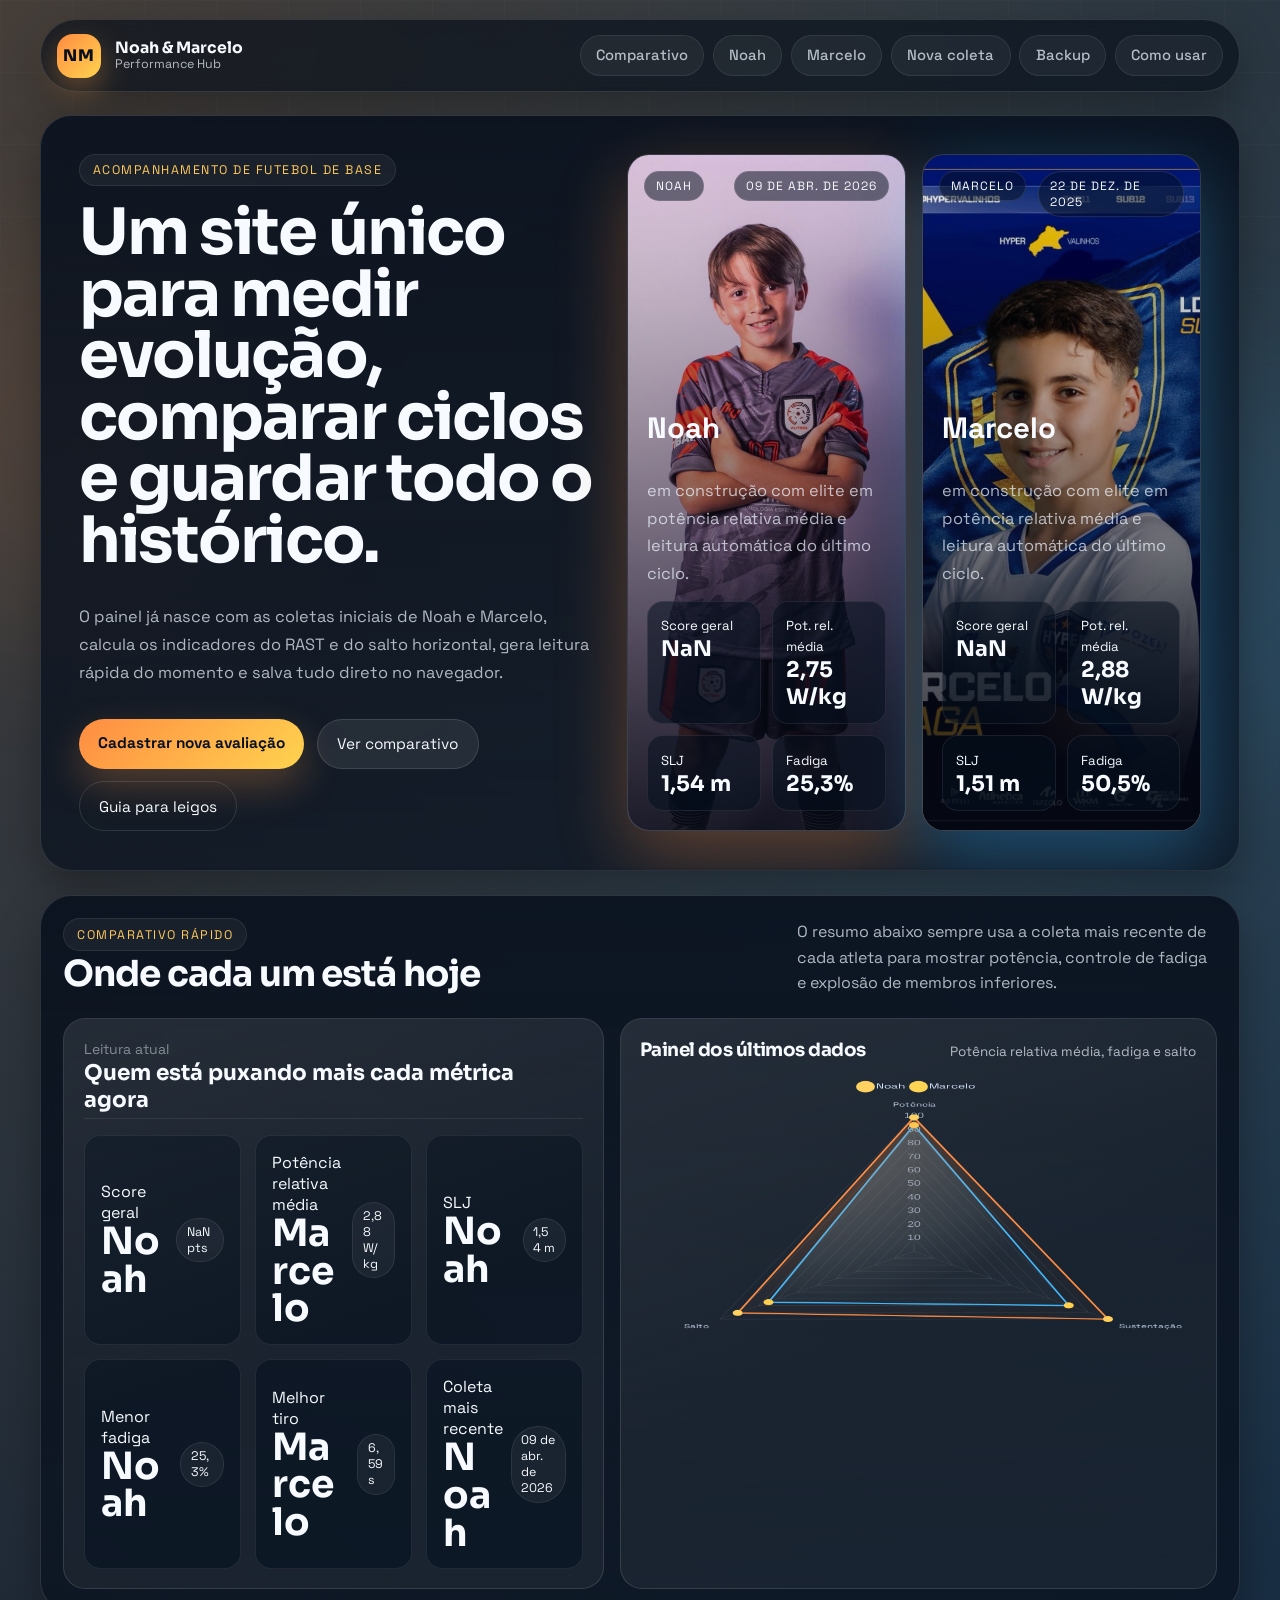
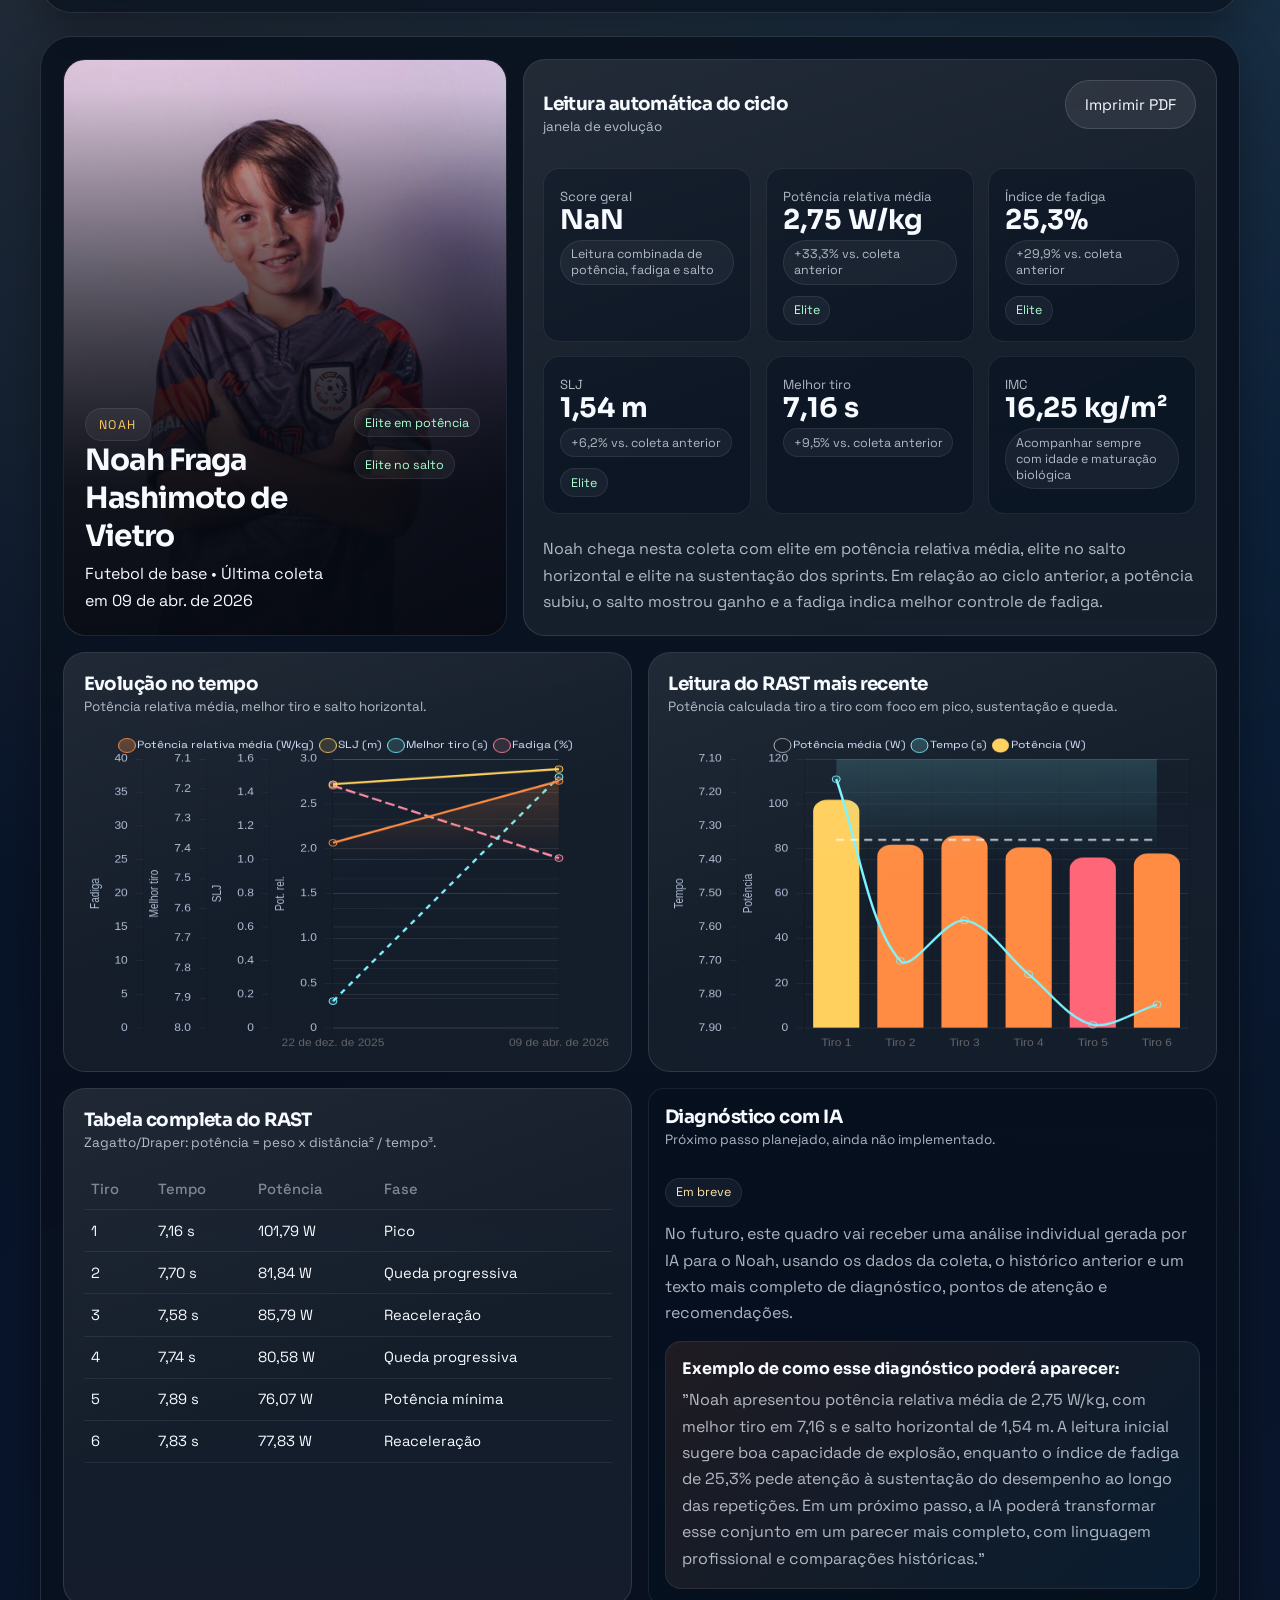
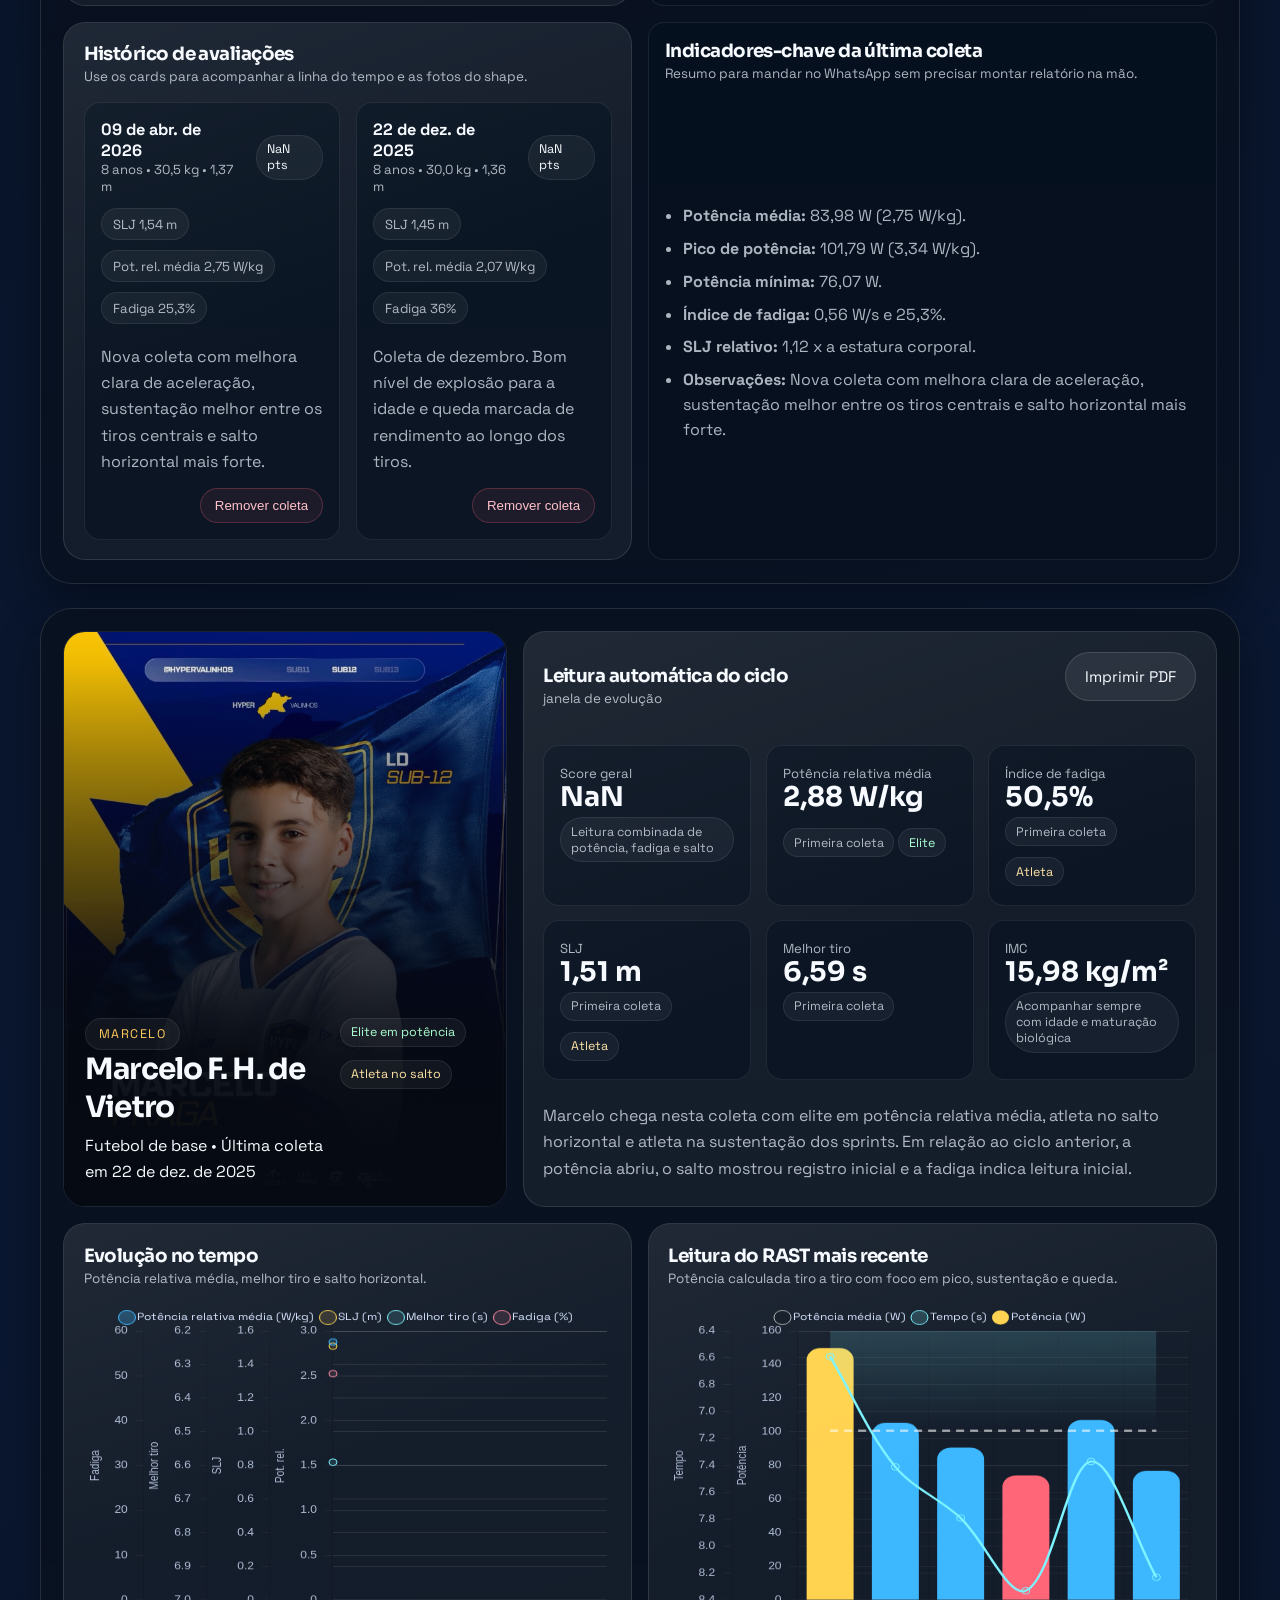
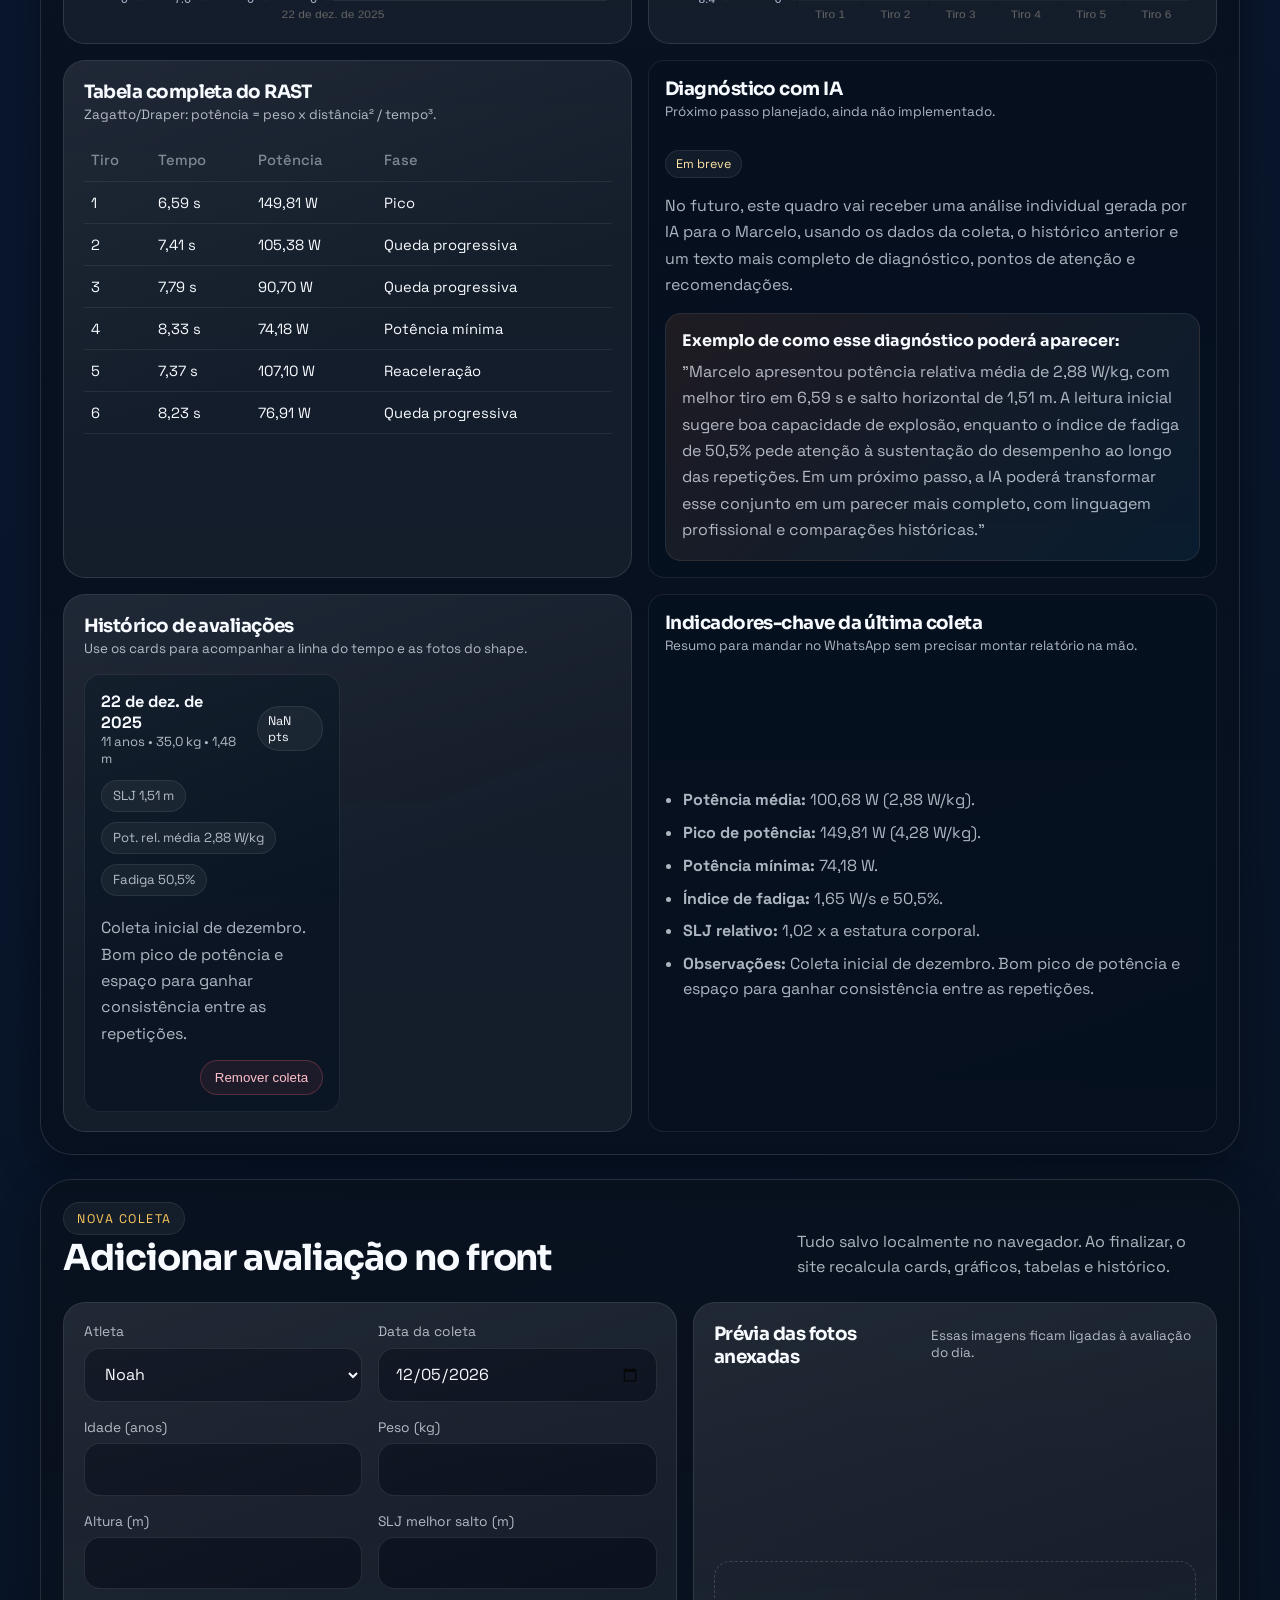
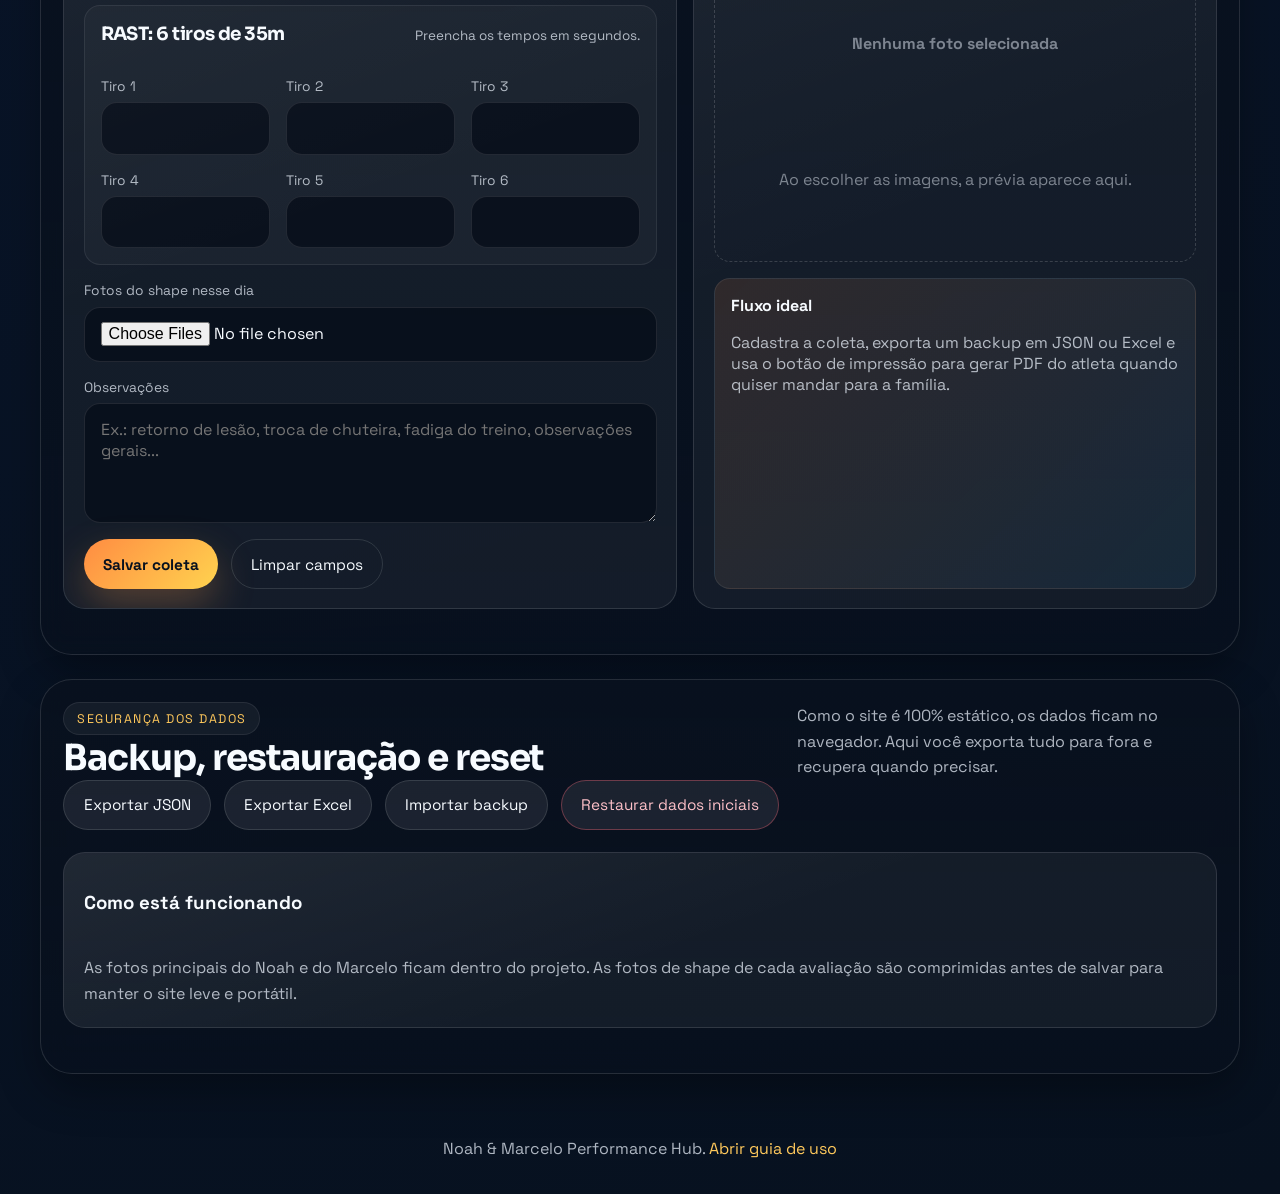
<file: index.html>
<!DOCTYPE html>
<html lang="pt-BR">
  <head>
    <meta charset="UTF-8" />
    <meta name="viewport" content="width=device-width, initial-scale=1.0" />
    <title>Noah & Marcelo Performance Hub</title>
    <meta
      name="description"
      content="Dashboard estático para acompanhar a evolução esportiva de Noah e Marcelo com gráficos, histórico e backup local."
    />
    <link rel="preconnect" href="https://fonts.googleapis.com" />
    <link rel="preconnect" href="https://fonts.gstatic.com" crossorigin />
    <link
      href="https://fonts.googleapis.com/css2?family=Space+Grotesk:wght@400;500;700&family=Sora:wght@400;600;700;800&display=swap"
      rel="stylesheet"
    />
    <link rel="stylesheet" href="./styles.css" />
  </head>
  <body>
    <div class="page-glow page-glow-left"></div>
    <div class="page-glow page-glow-right"></div>

    <header class="topbar">
      <a class="brand" href="#top">
        <span class="brand-mark">NM</span>
        <span class="brand-copy">
          <strong>Noah & Marcelo</strong>
          <small>Performance Hub</small>
        </span>
      </a>

      <nav class="topnav">
        <a href="#compare">Comparativo</a>
        <a href="#athlete-noah">Noah</a>
        <a href="#athlete-marcelo">Marcelo</a>
        <a href="#registrar">Nova coleta</a>
        <a href="#backup">Backup</a>
        <a href="./guia.html">Como usar</a>
      </nav>
    </header>

    <main>
      <section class="hero panel" id="top">
        <div class="hero-copy reveal">
          <span class="eyebrow">Acompanhamento de futebol de base</span>
          <h1>Um site único para medir evolução, comparar ciclos e guardar todo o histórico.</h1>
          <p>
            O painel já nasce com as coletas iniciais de Noah e Marcelo, calcula os indicadores do
            RAST e do salto horizontal, gera leitura rápida do momento e salva tudo direto no
            navegador.
          </p>

          <div class="hero-actions">
            <a class="button button-primary" href="#registrar">Cadastrar nova avaliação</a>
            <a class="button button-secondary" href="#compare">Ver comparativo</a>
            <a class="button button-ghost" href="./guia.html">Guia para leigos</a>
          </div>
        </div>

        <div class="hero-grid reveal" id="heroGrid"></div>
      </section>

      <section class="panel reveal" id="compare">
        <div class="section-heading">
          <div>
            <span class="eyebrow">Comparativo rápido</span>
            <h2>Onde cada um está hoje</h2>
          </div>
          <p>
            O resumo abaixo sempre usa a coleta mais recente de cada atleta para mostrar potência,
            controle de fadiga e explosão de membros inferiores.
          </p>
        </div>

        <div class="comparison-layout">
          <article class="glass-card compare-summary" id="compareSummary"></article>
          <article class="glass-card chart-card">
            <div class="card-header">
              <h3>Painel dos últimos dados</h3>
              <span>Potência relativa média, fadiga e salto</span>
            </div>
            <canvas id="compareChart" aria-label="Gráfico comparativo dos atletas"></canvas>
          </article>
        </div>
      </section>

      <section id="athletes"></section>

      <section class="panel form-section reveal" id="registrar">
        <div class="section-heading">
          <div>
            <span class="eyebrow">Nova coleta</span>
            <h2>Adicionar avaliação no front</h2>
          </div>
          <p>
            Tudo salvo localmente no navegador. Ao finalizar, o site recalcula cards, gráficos,
            tabelas e histórico.
          </p>
        </div>

        <div class="form-layout">
          <form class="glass-card eval-form" id="evaluationForm">
            <div class="form-grid form-grid-2">
              <label>
                <span>Atleta</span>
                <select name="athleteId" id="athleteId" required></select>
              </label>

              <label>
                <span>Data da coleta</span>
                <input type="date" name="date" required />
              </label>

              <label>
                <span>Idade (anos)</span>
                <input type="number" name="age" min="1" max="25" step="1" required />
              </label>

              <label>
                <span>Peso (kg)</span>
                <input type="number" name="weightKg" min="1" step="0.1" required />
              </label>

              <label>
                <span>Altura (m)</span>
                <input type="number" name="heightM" min="0.5" step="0.01" required />
              </label>

              <label>
                <span>SLJ melhor salto (m)</span>
                <input type="number" name="sljMeters" min="0.2" step="0.01" required />
              </label>
            </div>

            <div class="sprint-block">
              <div class="card-header">
                <h3>RAST: 6 tiros de 35m</h3>
                <span>Preencha os tempos em segundos.</span>
              </div>

              <div class="form-grid form-grid-3">
                <label>
                  <span>Tiro 1</span>
                  <input type="number" name="sprint1" min="1" step="0.01" required />
                </label>
                <label>
                  <span>Tiro 2</span>
                  <input type="number" name="sprint2" min="1" step="0.01" required />
                </label>
                <label>
                  <span>Tiro 3</span>
                  <input type="number" name="sprint3" min="1" step="0.01" required />
                </label>
                <label>
                  <span>Tiro 4</span>
                  <input type="number" name="sprint4" min="1" step="0.01" required />
                </label>
                <label>
                  <span>Tiro 5</span>
                  <input type="number" name="sprint5" min="1" step="0.01" required />
                </label>
                <label>
                  <span>Tiro 6</span>
                  <input type="number" name="sprint6" min="1" step="0.01" required />
                </label>
              </div>
            </div>

            <div class="form-grid">
              <label>
                <span>Fotos do shape nesse dia</span>
                <input type="file" id="shapePhotosInput" accept="image/*" multiple />
              </label>

              <label>
                <span>Observações</span>
                <textarea
                  name="notes"
                  rows="4"
                  placeholder="Ex.: retorno de lesão, troca de chuteira, fadiga do treino, observações gerais..."
                ></textarea>
              </label>
            </div>

            <div class="form-actions">
              <button class="button button-primary" type="submit">Salvar coleta</button>
              <button class="button button-ghost" type="reset">Limpar campos</button>
            </div>
          </form>

          <aside class="glass-card side-panel">
            <div class="card-header">
              <h3>Prévia das fotos anexadas</h3>
              <span>Essas imagens ficam ligadas à avaliação do dia.</span>
            </div>

            <div class="preview-grid" id="shapePreview">
              <div class="empty-state">
                <strong>Nenhuma foto selecionada</strong>
                <span>Ao escolher as imagens, a prévia aparece aqui.</span>
              </div>
            </div>

            <div class="side-tips">
              <strong>Fluxo ideal</strong>
              <p>
                Cadastra a coleta, exporta um backup em JSON ou Excel e usa o botão de impressão
                para gerar PDF do atleta quando quiser mandar para a família.
              </p>
            </div>
          </aside>
        </div>
      </section>

      <section class="panel backup-section reveal" id="backup">
        <div class="section-heading">
          <div>
            <span class="eyebrow">Segurança dos dados</span>
            <h2>Backup, restauração e reset</h2>
          </div>
          <p>
            Como o site é 100% estático, os dados ficam no navegador. Aqui você exporta tudo para
            fora e recupera quando precisar.
          </p>
        </div>

        <div class="backup-actions">
          <button class="glass-button" id="exportJsonBtn" type="button">Exportar JSON</button>
          <button class="glass-button" id="exportExcelBtn" type="button">Exportar Excel</button>
          <button class="glass-button" id="importJsonBtn" type="button">Importar backup</button>
          <button class="glass-button danger" id="resetDataBtn" type="button">
            Restaurar dados iniciais
          </button>
          <input type="file" id="importJsonInput" accept="application/json" hidden />
        </div>

        <div class="backup-note glass-card">
          <h3>Como está funcionando</h3>
          <p>
            As fotos principais do Noah e do Marcelo ficam dentro do projeto. As fotos de shape de
            cada avaliação são comprimidas antes de salvar para manter o site leve e portátil.
          </p>
        </div>
      </section>
    </main>

    <footer class="footer">
      <p>Noah & Marcelo Performance Hub. <a href="./guia.html">Abrir guia de uso</a></p>
    </footer>

    <div id="toast" class="toast" aria-live="polite"></div>

    <script src="./assets/vendor/chart.umd.min.js"></script>
    <script src="./assets/vendor/xlsx.full.min.js"></script>
    <script src="./app.js"></script>
  </body>
</html>
</file>
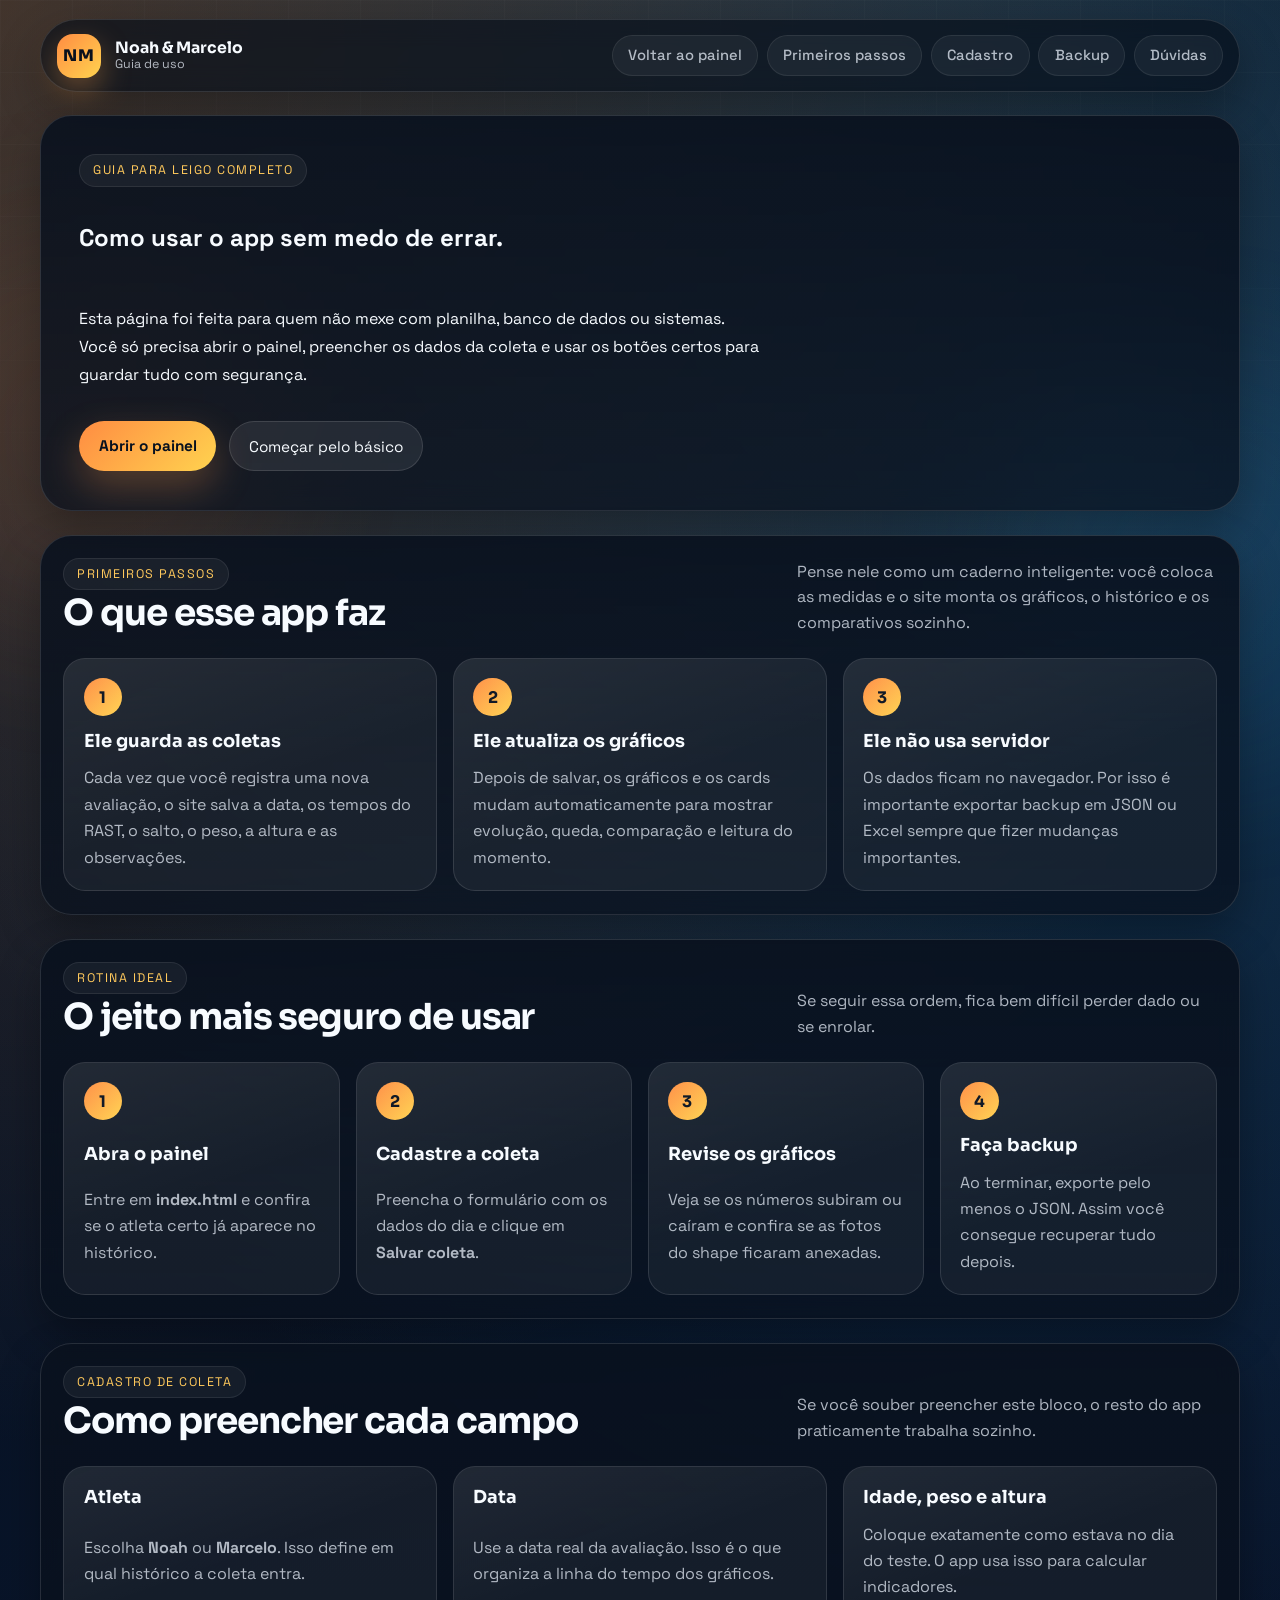
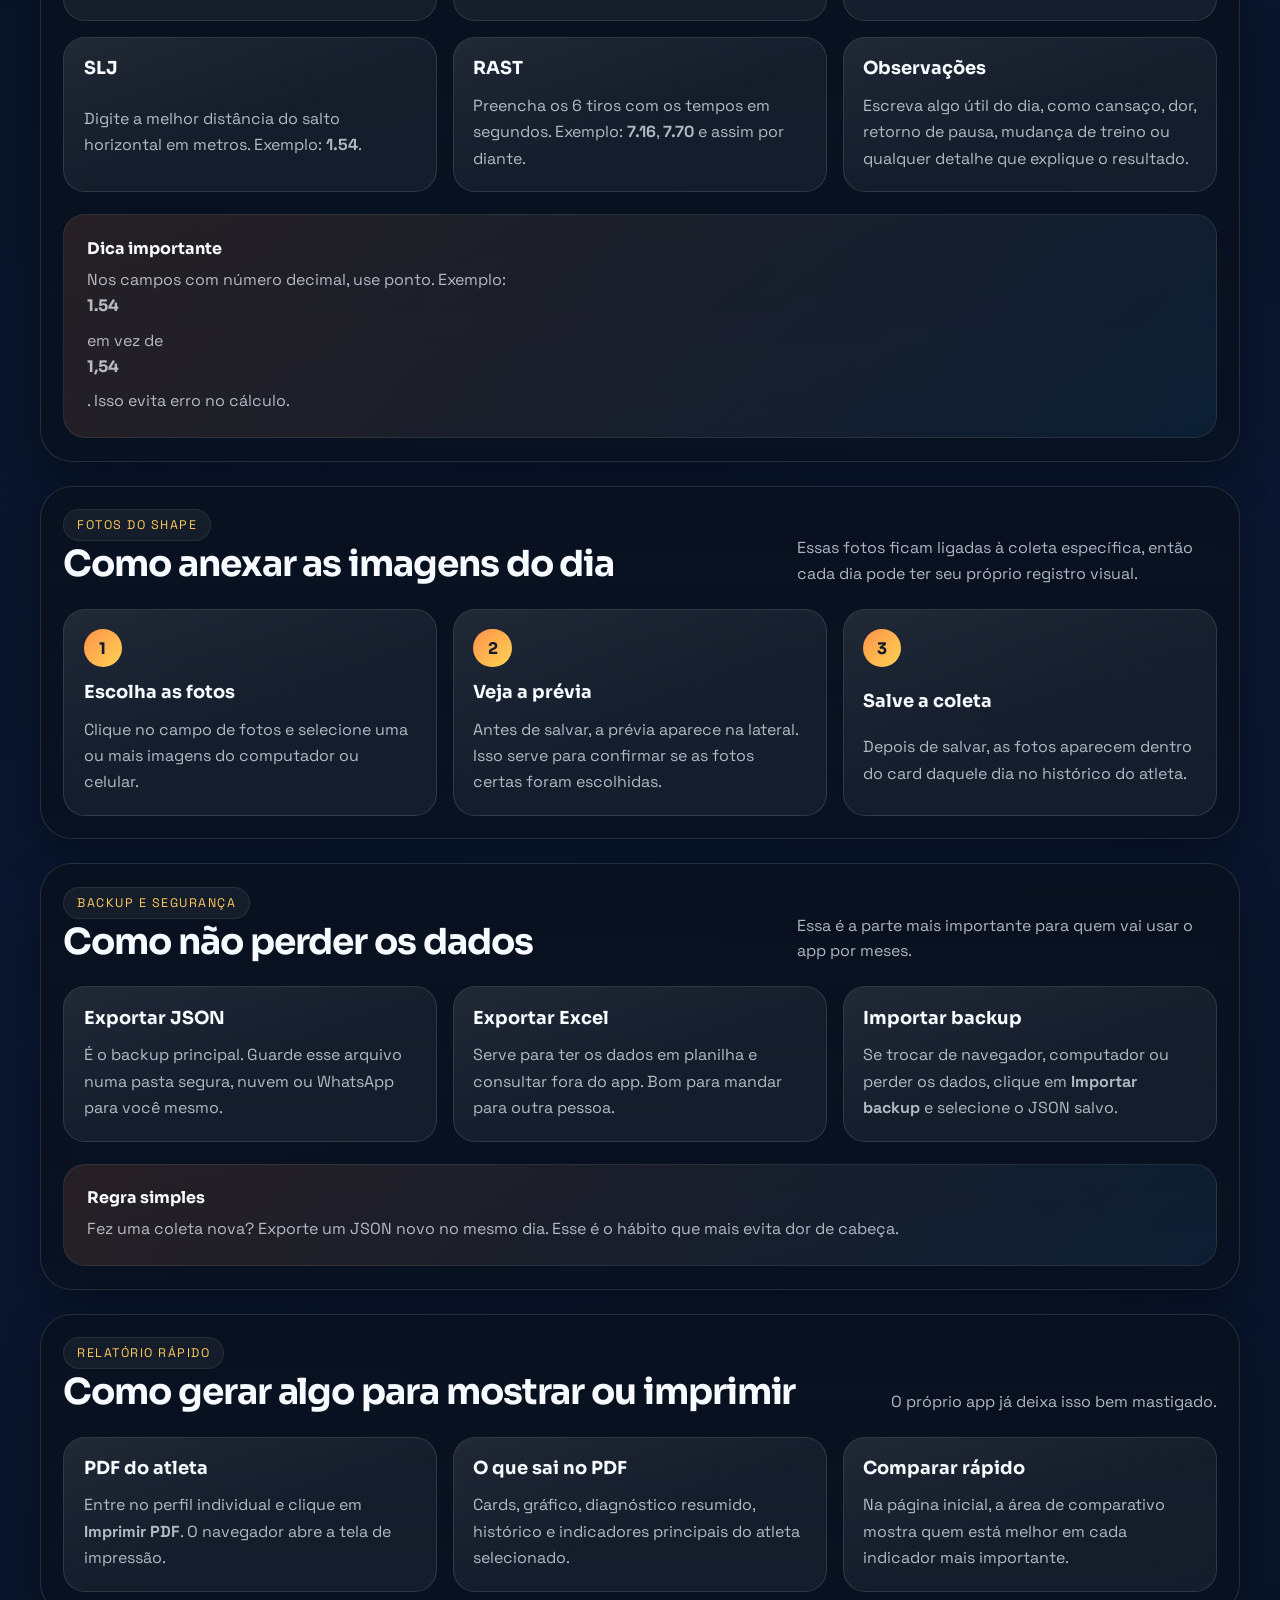
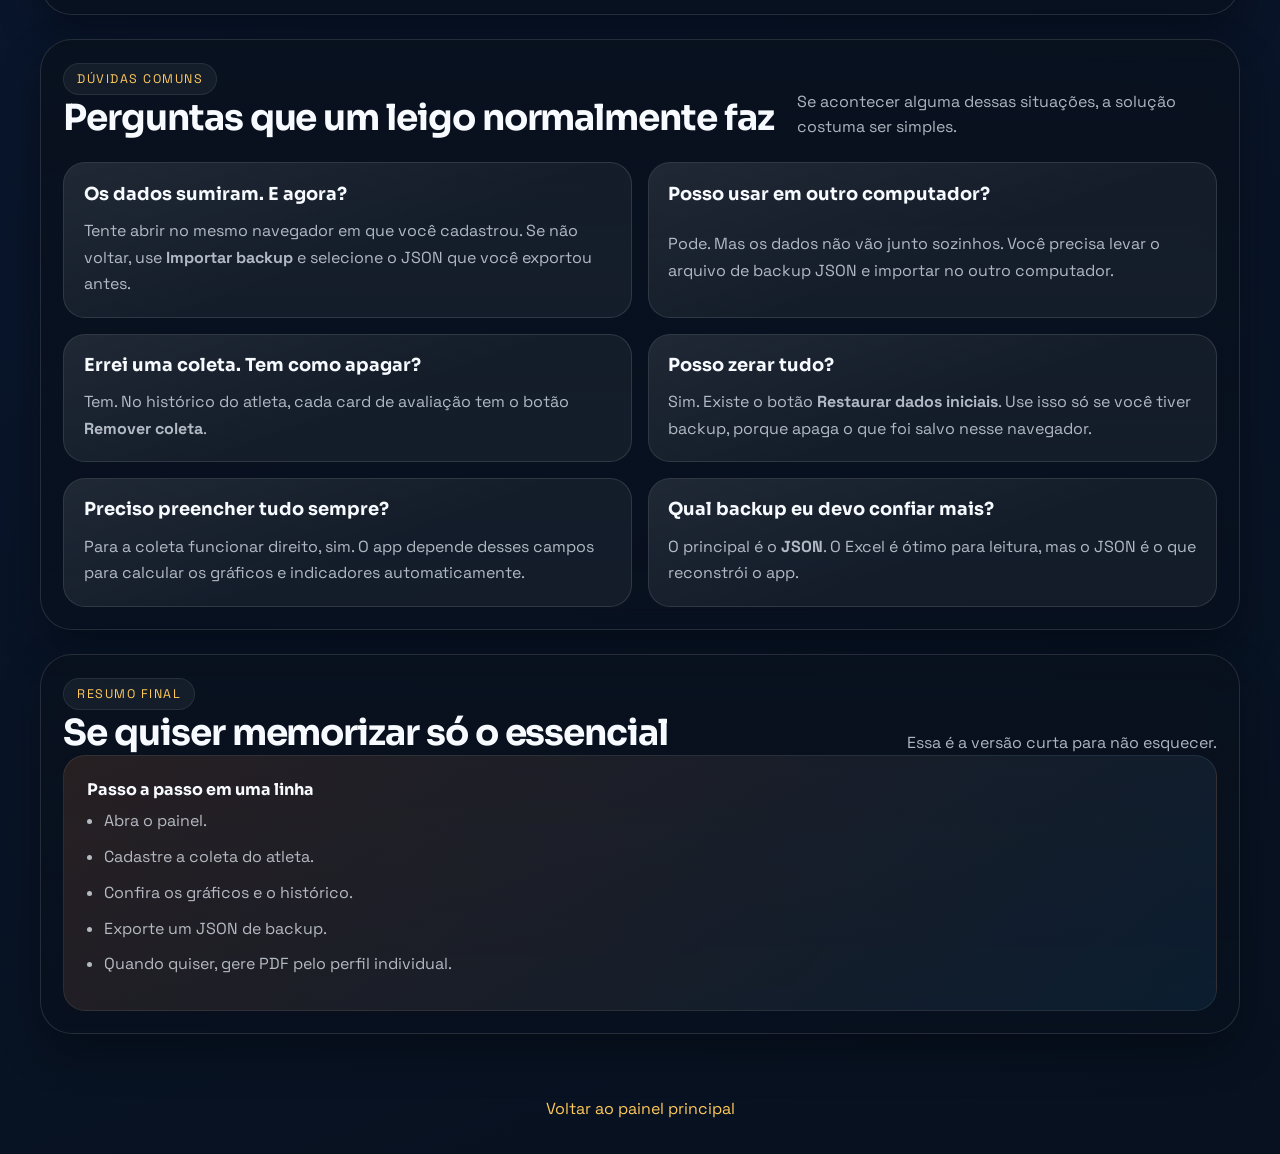
<file: guia.html>
<!DOCTYPE html>
<html lang="pt-BR">
  <head>
    <meta charset="UTF-8" />
    <meta name="viewport" content="width=device-width, initial-scale=1.0" />
    <title>Guia de Uso | Noah & Marcelo Performance Hub</title>
    <meta
      name="description"
      content="Guia simples para aprender a usar o app de acompanhamento esportivo de Noah e Marcelo."
    />
    <link rel="preconnect" href="https://fonts.googleapis.com" />
    <link rel="preconnect" href="https://fonts.gstatic.com" crossorigin />
    <link
      href="https://fonts.googleapis.com/css2?family=Space+Grotesk:wght@400;500;700&family=Sora:wght@400;600;700;800&display=swap"
      rel="stylesheet"
    />
    <link rel="stylesheet" href="./styles.css" />
  </head>
  <body>
    <div class="page-glow page-glow-left"></div>
    <div class="page-glow page-glow-right"></div>

    <header class="topbar">
      <a class="brand" href="./index.html">
        <span class="brand-mark">NM</span>
        <span class="brand-copy">
          <strong>Noah & Marcelo</strong>
          <small>Guia de uso</small>
        </span>
      </a>

      <nav class="topnav">
        <a href="./index.html">Voltar ao painel</a>
        <a href="#primeiros-passos">Primeiros passos</a>
        <a href="#cadastro">Cadastro</a>
        <a href="#backup">Backup</a>
        <a href="#duvidas">Dúvidas</a>
      </nav>
    </header>

    <main class="guide-main">
      <section class="panel guide-hero" id="top">
        <div class="hero-copy">
          <span class="eyebrow">Guia para leigo completo</span>
          <h1>Como usar o app sem medo de errar.</h1>
          <p>
            Esta página foi feita para quem não mexe com planilha, banco de dados ou sistemas.
            Você só precisa abrir o painel, preencher os dados da coleta e usar os botões certos
            para guardar tudo com segurança.
          </p>
          <div class="hero-actions">
            <a class="button button-primary" href="./index.html">Abrir o painel</a>
            <a class="button button-secondary" href="#primeiros-passos">Começar pelo básico</a>
          </div>
        </div>
      </section>

      <section class="panel" id="primeiros-passos">
        <div class="section-heading">
          <div>
            <span class="eyebrow">Primeiros passos</span>
            <h2>O que esse app faz</h2>
          </div>
          <p>
            Pense nele como um caderno inteligente: você coloca as medidas e o site monta os
            gráficos, o histórico e os comparativos sozinho.
          </p>
        </div>

        <div class="guide-grid">
          <article class="glass-card step-card">
            <span class="step-number">1</span>
            <h3>Ele guarda as coletas</h3>
            <p>
              Cada vez que você registra uma nova avaliação, o site salva a data, os tempos do
              RAST, o salto, o peso, a altura e as observações.
            </p>
          </article>

          <article class="glass-card step-card">
            <span class="step-number">2</span>
            <h3>Ele atualiza os gráficos</h3>
            <p>
              Depois de salvar, os gráficos e os cards mudam automaticamente para mostrar evolução,
              queda, comparação e leitura do momento.
            </p>
          </article>

          <article class="glass-card step-card">
            <span class="step-number">3</span>
            <h3>Ele não usa servidor</h3>
            <p>
              Os dados ficam no navegador. Por isso é importante exportar backup em JSON ou Excel
              sempre que fizer mudanças importantes.
            </p>
          </article>
        </div>
      </section>

      <section class="panel" id="rotina">
        <div class="section-heading">
          <div>
            <span class="eyebrow">Rotina ideal</span>
            <h2>O jeito mais seguro de usar</h2>
          </div>
          <p>Se seguir essa ordem, fica bem difícil perder dado ou se enrolar.</p>
        </div>

        <div class="guide-flow">
          <article class="glass-card flow-card">
            <span class="flow-number">1</span>
            <h3>Abra o painel</h3>
            <p>Entre em <strong>index.html</strong> e confira se o atleta certo já aparece no histórico.</p>
          </article>

          <article class="glass-card flow-card">
            <span class="flow-number">2</span>
            <h3>Cadastre a coleta</h3>
            <p>Preencha o formulário com os dados do dia e clique em <strong>Salvar coleta</strong>.</p>
          </article>

          <article class="glass-card flow-card">
            <span class="flow-number">3</span>
            <h3>Revise os gráficos</h3>
            <p>Veja se os números subiram ou caíram e confira se as fotos do shape ficaram anexadas.</p>
          </article>

          <article class="glass-card flow-card">
            <span class="flow-number">4</span>
            <h3>Faça backup</h3>
            <p>Ao terminar, exporte pelo menos o JSON. Assim você consegue recuperar tudo depois.</p>
          </article>
        </div>
      </section>

      <section class="panel" id="cadastro">
        <div class="section-heading">
          <div>
            <span class="eyebrow">Cadastro de coleta</span>
            <h2>Como preencher cada campo</h2>
          </div>
          <p>
            Se você souber preencher este bloco, o resto do app praticamente trabalha sozinho.
          </p>
        </div>

        <div class="guide-grid">
          <article class="glass-card step-card">
            <h3>Atleta</h3>
            <p>Escolha <strong>Noah</strong> ou <strong>Marcelo</strong>. Isso define em qual histórico a coleta entra.</p>
          </article>

          <article class="glass-card step-card">
            <h3>Data</h3>
            <p>Use a data real da avaliação. Isso é o que organiza a linha do tempo dos gráficos.</p>
          </article>

          <article class="glass-card step-card">
            <h3>Idade, peso e altura</h3>
            <p>Coloque exatamente como estava no dia do teste. O app usa isso para calcular indicadores.</p>
          </article>

          <article class="glass-card step-card">
            <h3>SLJ</h3>
            <p>Digite a melhor distância do salto horizontal em metros. Exemplo: <strong>1.54</strong>.</p>
          </article>

          <article class="glass-card step-card">
            <h3>RAST</h3>
            <p>Preencha os 6 tiros com os tempos em segundos. Exemplo: <strong>7.16</strong>, <strong>7.70</strong> e assim por diante.</p>
          </article>

          <article class="glass-card step-card">
            <h3>Observações</h3>
            <p>
              Escreva algo útil do dia, como cansaço, dor, retorno de pausa, mudança de treino ou
              qualquer detalhe que explique o resultado.
            </p>
          </article>
        </div>

        <div class="guide-callout">
          <strong>Dica importante</strong>
          <p>
            Nos campos com número decimal, use ponto. Exemplo: <strong>1.54</strong> em vez de
            <strong>1,54</strong>. Isso evita erro no cálculo.
          </p>
        </div>
      </section>

      <section class="panel">
        <div class="section-heading">
          <div>
            <span class="eyebrow">Fotos do shape</span>
            <h2>Como anexar as imagens do dia</h2>
          </div>
          <p>Essas fotos ficam ligadas à coleta específica, então cada dia pode ter seu próprio registro visual.</p>
        </div>

        <div class="guide-grid">
          <article class="glass-card step-card">
            <span class="step-number">1</span>
            <h3>Escolha as fotos</h3>
            <p>Clique no campo de fotos e selecione uma ou mais imagens do computador ou celular.</p>
          </article>

          <article class="glass-card step-card">
            <span class="step-number">2</span>
            <h3>Veja a prévia</h3>
            <p>Antes de salvar, a prévia aparece na lateral. Isso serve para confirmar se as fotos certas foram escolhidas.</p>
          </article>

          <article class="glass-card step-card">
            <span class="step-number">3</span>
            <h3>Salve a coleta</h3>
            <p>Depois de salvar, as fotos aparecem dentro do card daquele dia no histórico do atleta.</p>
          </article>
        </div>
      </section>

      <section class="panel" id="backup">
        <div class="section-heading">
          <div>
            <span class="eyebrow">Backup e segurança</span>
            <h2>Como não perder os dados</h2>
          </div>
          <p>Essa é a parte mais importante para quem vai usar o app por meses.</p>
        </div>

        <div class="guide-grid">
          <article class="glass-card step-card">
            <h3>Exportar JSON</h3>
            <p>
              É o backup principal. Guarde esse arquivo numa pasta segura, nuvem ou WhatsApp para você mesmo.
            </p>
          </article>

          <article class="glass-card step-card">
            <h3>Exportar Excel</h3>
            <p>
              Serve para ter os dados em planilha e consultar fora do app. Bom para mandar para outra pessoa.
            </p>
          </article>

          <article class="glass-card step-card">
            <h3>Importar backup</h3>
            <p>
              Se trocar de navegador, computador ou perder os dados, clique em <strong>Importar backup</strong> e selecione o JSON salvo.
            </p>
          </article>
        </div>

        <div class="guide-callout">
          <strong>Regra simples</strong>
          <p>
            Fez uma coleta nova? Exporte um JSON novo no mesmo dia. Esse é o hábito que mais evita dor de cabeça.
          </p>
        </div>
      </section>

      <section class="panel">
        <div class="section-heading">
          <div>
            <span class="eyebrow">Relatório rápido</span>
            <h2>Como gerar algo para mostrar ou imprimir</h2>
          </div>
          <p>O próprio app já deixa isso bem mastigado.</p>
        </div>

        <div class="guide-grid">
          <article class="glass-card step-card">
            <h3>PDF do atleta</h3>
            <p>Entre no perfil individual e clique em <strong>Imprimir PDF</strong>. O navegador abre a tela de impressão.</p>
          </article>

          <article class="glass-card step-card">
            <h3>O que sai no PDF</h3>
            <p>Cards, gráfico, diagnóstico resumido, histórico e indicadores principais do atleta selecionado.</p>
          </article>

          <article class="glass-card step-card">
            <h3>Comparar rápido</h3>
            <p>Na página inicial, a área de comparativo mostra quem está melhor em cada indicador mais importante.</p>
          </article>
        </div>
      </section>

      <section class="panel" id="duvidas">
        <div class="section-heading">
          <div>
            <span class="eyebrow">Dúvidas comuns</span>
            <h2>Perguntas que um leigo normalmente faz</h2>
          </div>
          <p>Se acontecer alguma dessas situações, a solução costuma ser simples.</p>
        </div>

        <div class="faq-grid">
          <article class="glass-card faq-card">
            <h3>Os dados sumiram. E agora?</h3>
            <p>
              Tente abrir no mesmo navegador em que você cadastrou. Se não voltar, use
              <strong>Importar backup</strong> e selecione o JSON que você exportou antes.
            </p>
          </article>

          <article class="glass-card faq-card">
            <h3>Posso usar em outro computador?</h3>
            <p>
              Pode. Mas os dados não vão junto sozinhos. Você precisa levar o arquivo de backup JSON
              e importar no outro computador.
            </p>
          </article>

          <article class="glass-card faq-card">
            <h3>Errei uma coleta. Tem como apagar?</h3>
            <p>
              Tem. No histórico do atleta, cada card de avaliação tem o botão
              <strong>Remover coleta</strong>.
            </p>
          </article>

          <article class="glass-card faq-card">
            <h3>Posso zerar tudo?</h3>
            <p>
              Sim. Existe o botão <strong>Restaurar dados iniciais</strong>. Use isso só se você
              tiver backup, porque apaga o que foi salvo nesse navegador.
            </p>
          </article>

          <article class="glass-card faq-card">
            <h3>Preciso preencher tudo sempre?</h3>
            <p>
              Para a coleta funcionar direito, sim. O app depende desses campos para calcular os
              gráficos e indicadores automaticamente.
            </p>
          </article>

          <article class="glass-card faq-card">
            <h3>Qual backup eu devo confiar mais?</h3>
            <p>
              O principal é o <strong>JSON</strong>. O Excel é ótimo para leitura, mas o JSON é o
              que reconstrói o app.
            </p>
          </article>
        </div>
      </section>

      <section class="panel">
        <div class="section-heading">
          <div>
            <span class="eyebrow">Resumo final</span>
            <h2>Se quiser memorizar só o essencial</h2>
          </div>
          <p>Essa é a versão curta para não esquecer.</p>
        </div>

        <div class="guide-callout">
          <strong>Passo a passo em uma linha</strong>
          <ul class="guide-list">
            <li>Abra o painel.</li>
            <li>Cadastre a coleta do atleta.</li>
            <li>Confira os gráficos e o histórico.</li>
            <li>Exporte um JSON de backup.</li>
            <li>Quando quiser, gere PDF pelo perfil individual.</li>
          </ul>
        </div>
      </section>
    </main>

    <footer class="footer">
      <p><a href="./index.html">Voltar ao painel principal</a></p>
    </footer>
  </body>
</html>
</file>
<file: styles.css>
:root {
  --bg: #07111f;
  --panel: rgba(7, 17, 31, 0.68);
  --text: #f7fbff;
  --text-soft: rgba(238, 245, 255, 0.72);
  --text-muted: rgba(238, 245, 255, 0.48);
  --stroke: rgba(255, 255, 255, 0.12);
  --orange: #ff8c42;
  --orange-soft: #ffc95c;
  --blue: #3db8ff;
  --cyan: #75f4ff;
  --yellow: #ffd34f;
  --green: #63e39a;
  --radius-lg: 32px;
  --radius-md: 22px;
  --radius-sm: 16px;
  --shadow: 0 18px 44px rgba(0, 0, 0, 0.32);
}

* {
  box-sizing: border-box;
}

html {
  scroll-behavior: auto;
}

body {
  margin: 0;
  min-height: 100vh;
  font-family: "Space Grotesk", "Segoe UI", sans-serif;
  color: var(--text);
  background:
    radial-gradient(circle at top left, rgba(255, 163, 86, 0.24), transparent 32%),
    radial-gradient(circle at 85% 10%, rgba(61, 184, 255, 0.22), transparent 30%),
    linear-gradient(160deg, #06101d 0%, #0a1730 55%, #07111f 100%);
  overflow-x: hidden;
  text-rendering: optimizeLegibility;
  -webkit-font-smoothing: antialiased;
}

body::before {
  content: "";
  position: fixed;
  inset: 0;
  background-image:
    linear-gradient(rgba(255, 255, 255, 0.03) 1px, transparent 1px),
    linear-gradient(90deg, rgba(255, 255, 255, 0.03) 1px, transparent 1px);
  background-size: 72px 72px;
  mask-image: linear-gradient(180deg, rgba(0, 0, 0, 0.65), transparent 85%);
  pointer-events: none;
}

.page-glow {
  position: fixed;
  width: 26rem;
  height: 26rem;
  border-radius: 999px;
  filter: blur(78px);
  opacity: 0.16;
  pointer-events: none;
  z-index: 0;
}

.page-glow-left {
  top: 14rem;
  left: -8rem;
  background: rgba(255, 141, 66, 0.6);
}

.page-glow-right {
  right: -8rem;
  bottom: 8rem;
  background: rgba(61, 184, 255, 0.55);
}

.topbar,
main,
.footer {
  position: relative;
  z-index: 1;
}

.topbar {
  width: min(1200px, calc(100% - 2rem));
  margin: 1.2rem auto 0;
  padding: 0.85rem 1rem;
  display: flex;
  align-items: center;
  justify-content: space-between;
  gap: 1rem;
  border: 1px solid var(--stroke);
  border-radius: 999px;
  backdrop-filter: blur(12px);
  background: rgba(4, 12, 24, 0.62);
  box-shadow: var(--shadow);
}

.brand {
  display: inline-flex;
  align-items: center;
  gap: 0.85rem;
  color: inherit;
  text-decoration: none;
}

.brand-mark {
  width: 2.75rem;
  height: 2.75rem;
  display: grid;
  place-items: center;
  border-radius: 16px;
  font-family: "Sora", "Space Grotesk", sans-serif;
  font-weight: 800;
  letter-spacing: 0.05em;
  background: linear-gradient(135deg, var(--orange) 0%, var(--yellow) 100%);
  color: #09101d;
  box-shadow: 0 12px 30px rgba(255, 164, 74, 0.35);
}

.brand-copy {
  display: flex;
  flex-direction: column;
  line-height: 1.1;
}

.brand-copy strong {
  font-family: "Sora", "Space Grotesk", sans-serif;
  font-size: 0.98rem;
}

.brand-copy small {
  color: var(--text-soft);
  font-size: 0.78rem;
}

.topnav {
  display: flex;
  align-items: center;
  gap: 0.55rem;
  flex-wrap: wrap;
}

.topnav a {
  display: inline-flex;
  align-items: center;
  justify-content: center;
  min-height: 2.55rem;
  padding: 0.72rem 0.95rem;
  border-radius: 999px;
  border: 1px solid rgba(255, 255, 255, 0.08);
  background: rgba(255, 255, 255, 0.05);
  color: var(--text-soft);
  text-decoration: none;
  font-size: 0.92rem;
  font-weight: 500;
  line-height: 1;
  transition:
    color 180ms ease,
    background 180ms ease,
    border-color 180ms ease,
    transform 180ms ease;
}

.topnav a:hover,
.topnav a:focus-visible {
  color: var(--text);
  background: rgba(255, 255, 255, 0.11);
  border-color: rgba(255, 255, 255, 0.16);
  transform: translateY(-1px);
}

main {
  width: min(1200px, calc(100% - 2rem));
  margin: 1.4rem auto 4rem;
  display: grid;
  gap: 1.5rem;
}

.panel {
  border: 1px solid var(--stroke);
  border-radius: var(--radius-lg);
  backdrop-filter: blur(12px);
  background: linear-gradient(180deg, rgba(9, 17, 30, 0.9), rgba(8, 16, 29, 0.72));
  box-shadow: var(--shadow);
  overflow: hidden;
}

.hero {
  display: grid;
  grid-template-columns: minmax(0, 1.05fr) minmax(0, 1.15fr);
  gap: 1.5rem;
  padding: clamp(1.4rem, 3vw, 2.4rem);
}

.hero-copy {
  display: flex;
  flex-direction: column;
  justify-content: center;
  gap: 1rem;
}

.eyebrow {
  display: inline-flex;
  align-items: center;
  gap: 0.5rem;
  width: fit-content;
  padding: 0.45rem 0.8rem;
  border-radius: 999px;
  border: 1px solid rgba(255, 255, 255, 0.08);
  background: rgba(255, 255, 255, 0.05);
  color: var(--orange-soft);
  font-size: 0.78rem;
  text-transform: uppercase;
  letter-spacing: 0.12em;
}

.hero h1,
.section-heading h2,
.card-header h3,
.athlete-head h2 {
  margin: 0;
  font-family: "Sora", "Space Grotesk", sans-serif;
  letter-spacing: -0.03em;
}

.hero h1 {
  font-size: clamp(2.4rem, 5vw, 4.8rem);
  line-height: 0.96;
  max-width: 11ch;
}

.hero p,
.section-heading p,
.side-tips p,
.backup-note p,
.history-notes,
.footer p,
.athlete-summary p {
  color: var(--text-soft);
}

.hero p {
  max-width: 62ch;
  font-size: 1.02rem;
  line-height: 1.7;
}

.hero-actions,
.form-actions,
.backup-actions,
.athlete-actions,
.report-chips {
  display: flex;
  flex-wrap: wrap;
  gap: 0.8rem;
}

.button,
.glass-button {
  border: 0;
  border-radius: 999px;
  padding: 0.9rem 1.2rem;
  font-family: inherit;
  font-size: 0.96rem;
  text-decoration: none;
  cursor: pointer;
  transition:
    transform 180ms ease,
    box-shadow 180ms ease,
    background 180ms ease;
}

.button:hover,
.button:focus-visible,
.glass-button:hover,
.glass-button:focus-visible {
  transform: translateY(-1px);
}

.button-primary {
  background: linear-gradient(135deg, var(--orange) 0%, var(--yellow) 100%);
  color: #08111f;
  font-weight: 700;
  box-shadow: 0 16px 38px rgba(255, 153, 74, 0.28);
}

.button-secondary,
.button-ghost,
.glass-button {
  background: rgba(255, 255, 255, 0.08);
  color: var(--text);
  border: 1px solid var(--stroke);
}

.button-ghost {
  background: transparent;
}

.glass-button.danger {
  border-color: rgba(255, 102, 120, 0.36);
  color: #ffc1c9;
}

.hero-note {
  display: inline-flex;
  align-items: center;
  gap: 0.65rem;
  color: var(--text-soft);
  font-size: 0.9rem;
}

.note-dot {
  width: 0.7rem;
  height: 0.7rem;
  border-radius: 999px;
  background: linear-gradient(180deg, var(--green), #2dc4a5);
  box-shadow: 0 0 18px rgba(99, 227, 154, 0.55);
}

.hero-grid,
.athlete-hero-grid,
.metrics-grid,
.detail-grid,
.history-list,
.preview-grid {
  display: grid;
  gap: 1rem;
}

.hero-grid {
  grid-template-columns: repeat(2, minmax(0, 1fr));
  align-items: stretch;
}

.hero-athlete-card,
.glass-card {
  position: relative;
  padding: 1.2rem;
  border-radius: var(--radius-md);
  border: 1px solid var(--stroke);
  background: rgba(255, 255, 255, 0.05);
  overflow: hidden;
  min-width: 0;
}

.hero-athlete-card::before,
.glass-card::before {
  content: "";
  position: absolute;
  inset: 0;
  background: linear-gradient(160deg, rgba(255, 255, 255, 0.05), transparent 55%);
  pointer-events: none;
}

.hero-athlete-card {
  min-height: 32rem;
  display: flex;
  flex-direction: column;
  justify-content: flex-end;
  box-shadow: inset 0 1px 0 rgba(255, 255, 255, 0.08);
}

.hero-athlete-image,
.athlete-poster {
  position: absolute;
  inset: 0;
  width: 100%;
  height: 100%;
  object-fit: cover;
  object-position: center center;
}

.hero-athlete-card::after,
.athlete-visual::after {
  content: "";
  position: absolute;
  inset: 0;
  background: linear-gradient(180deg, rgba(7, 12, 24, 0.02), rgba(5, 9, 20, 0.88));
}

.hero-athlete-content,
.athlete-overlay {
  position: relative;
  z-index: 1;
}

.hero-athlete-top {
  position: absolute;
  inset: 1rem 1rem auto;
  z-index: 1;
  display: flex;
  justify-content: space-between;
  align-items: flex-start;
  gap: 0.75rem;
}

.tag {
  display: inline-flex;
  align-items: center;
  padding: 0.38rem 0.7rem;
  border-radius: 999px;
  background: rgba(7, 17, 31, 0.52);
  border: 1px solid rgba(255, 255, 255, 0.1);
  color: var(--text);
  font-size: 0.75rem;
  text-transform: uppercase;
  letter-spacing: 0.08em;
}

.hero-athlete-content h3,
.athlete-head h2 {
  font-size: clamp(1.4rem, 2.3vw, 2.4rem);
}

.hero-athlete-content p,
.delta-chip,
.card-header span,
.metric-card small,
.history-metrics span,
.timeline-meta,
.footer p {
  color: var(--text-soft);
}

.hero-athlete-content p {
  margin: 0.35rem 0 0.8rem;
  max-width: 30ch;
  overflow-wrap: anywhere;
}

.hero-athlete-metrics {
  display: grid;
  grid-template-columns: repeat(2, minmax(0, 1fr));
  gap: 0.7rem;
}

.mini-metric,
.metric-card,
.score-card,
.report-card,
.timeline-card {
  border-radius: var(--radius-sm);
  border: 1px solid rgba(255, 255, 255, 0.08);
  background: rgba(7, 17, 31, 0.56);
}

.mini-metric {
  padding: 0.8rem;
}

.mini-metric strong,
.metric-card strong,
.score-card strong,
.compare-topline strong {
  display: block;
  font-size: 1.35rem;
  font-family: "Sora", "Space Grotesk", sans-serif;
}

.mini-metric span,
.metric-card small,
.history-metrics span,
.timeline-meta {
  font-size: 0.82rem;
}

.section-heading {
  display: flex;
  justify-content: space-between;
  gap: 1rem;
  align-items: end;
  padding: 1.4rem 1.4rem 0;
}

.section-heading h2 {
  font-size: clamp(1.5rem, 2.8vw, 2.6rem);
}

.section-heading p {
  margin: 0;
  max-width: 42ch;
  line-height: 1.6;
}

.comparison-layout {
  display: grid;
  grid-template-columns: minmax(0, 0.95fr) minmax(0, 1.05fr);
  gap: 1rem;
  padding: 1.4rem;
}

.compare-summary {
  display: grid;
  gap: 1rem;
}

.compare-card-grid,
.metrics-grid {
  grid-template-columns: repeat(3, minmax(0, 1fr));
}

.compare-card-grid {
  display: grid;
  gap: 0.9rem;
}

.compare-topline {
  display: flex;
  justify-content: space-between;
  gap: 1rem;
  align-items: flex-start;
  padding-bottom: 0.3rem;
  border-bottom: 1px solid rgba(255, 255, 255, 0.08);
}

.compare-topline > div,
.score-card > div,
.metric-card,
.report-card,
.timeline-card {
  min-width: 0;
}

.compare-topline span {
  font-size: 0.88rem;
  color: var(--text-muted);
  max-width: 30ch;
  overflow-wrap: anywhere;
}

.chart-card {
  min-height: 25rem;
}

.chart-card canvas {
  width: 100% !important;
  height: 320px !important;
}

.card-header {
  display: flex;
  justify-content: space-between;
  gap: 1rem;
  align-items: baseline;
  margin-bottom: 1rem;
}

.card-header h3 {
  font-size: 1.15rem;
  max-width: 24ch;
  overflow-wrap: anywhere;
}

.card-header span {
  font-size: 0.84rem;
  max-width: 34ch;
  overflow-wrap: anywhere;
}

#athletes {
  display: grid;
  gap: 1.5rem;
}

.athlete-section {
  padding: 1.4rem;
}

.athlete-hero-grid {
  grid-template-columns: minmax(0, 0.78fr) minmax(0, 1.22fr);
  align-items: stretch;
}

.athlete-visual {
  position: relative;
  min-height: 36rem;
  overflow: hidden;
  border-radius: var(--radius-md);
  border: 1px solid rgba(255, 255, 255, 0.08);
}

.athlete-overlay {
  position: relative;
  z-index: 1;
  height: 100%;
  display: flex;
  flex-direction: column;
  justify-content: flex-end;
  padding: 1.3rem;
  background: linear-gradient(180deg, transparent 5%, rgba(6, 10, 18, 0.86) 75%);
}

.athlete-head {
  display: flex;
  justify-content: space-between;
  gap: 1rem;
  align-items: start;
}

.athlete-head p,
.athlete-summary p,
.backup-note p,
.history-notes {
  margin: 0.4rem 0 0;
  line-height: 1.65;
}

.athlete-summary {
  display: grid;
  gap: 1rem;
}

.metrics-grid {
  display: grid;
  gap: 0.9rem;
}

.metric-card,
.score-card,
.report-card,
.timeline-card {
  padding: 1rem;
  min-width: 0;
}

.metric-card strong {
  font-size: 1.7rem;
  margin-bottom: 0.25rem;
  line-height: 1.1;
  overflow-wrap: anywhere;
}

.metric-card small,
.score-chip,
.status-pill,
.delta-chip {
  overflow-wrap: anywhere;
}

.delta-chip,
.score-chip,
.status-pill {
  display: inline-flex;
  align-items: center;
  gap: 0.35rem;
  width: fit-content;
  padding: 0.34rem 0.62rem;
  border-radius: 999px;
  border: 1px solid rgba(255, 255, 255, 0.08);
  background: rgba(255, 255, 255, 0.05);
  font-size: 0.78rem;
}

.status-good {
  color: #abffd0;
}

.status-mid {
  color: #ffe5a6;
}

.status-alert {
  color: #ffc1c9;
}

.score-card {
  display: flex;
  justify-content: space-between;
  gap: 1rem;
  align-items: center;
}

.score-card strong {
  font-size: 2.35rem;
  line-height: 1;
  overflow-wrap: anywhere;
}

.detail-grid {
  grid-template-columns: repeat(2, minmax(0, 1fr));
  margin-top: 1rem;
}

.latest-rast-table {
  width: 100%;
  border-collapse: collapse;
}

.latest-rast-table th,
.latest-rast-table td {
  padding: 0.72rem 0.45rem;
  text-align: left;
  border-bottom: 1px solid rgba(255, 255, 255, 0.07);
  font-size: 0.92rem;
}

.latest-rast-table th {
  color: var(--text-muted);
  font-weight: 500;
}

.history-list {
  grid-template-columns: repeat(2, minmax(0, 1fr));
}

.timeline-card {
  display: grid;
  gap: 0.8rem;
}

.timeline-head {
  display: flex;
  justify-content: space-between;
  gap: 1rem;
  align-items: center;
}

.timeline-head strong {
  font-size: 1.02rem;
}

.history-metrics {
  display: flex;
  flex-wrap: wrap;
  gap: 0.6rem;
}

.history-metrics span {
  padding: 0.42rem 0.7rem;
  border-radius: 999px;
  background: rgba(255, 255, 255, 0.05);
  border: 1px solid rgba(255, 255, 255, 0.08);
}

.shape-gallery {
  display: grid;
  grid-template-columns: repeat(auto-fit, minmax(88px, 1fr));
  gap: 0.7rem;
}

.shape-gallery img,
.preview-grid img {
  width: 100%;
  aspect-ratio: 1 / 1;
  object-fit: cover;
  border-radius: 14px;
  border: 1px solid rgba(255, 255, 255, 0.08);
}

.timeline-actions {
  display: flex;
  justify-content: flex-end;
}

.delete-eval-btn {
  border: 1px solid rgba(255, 102, 120, 0.25);
  background: rgba(255, 102, 120, 0.08);
  color: #ffc1c9;
  border-radius: 999px;
  padding: 0.55rem 0.85rem;
  cursor: pointer;
}

.report-card {
  display: grid;
  gap: 0.8rem;
}

.report-card ul {
  margin: 0;
  padding-left: 1.1rem;
}

.report-card li {
  margin-bottom: 0.5rem;
  line-height: 1.55;
  color: var(--text-soft);
  overflow-wrap: anywhere;
}

.ai-future-card {
  display: grid;
  gap: 0.9rem;
}

.ai-future-text,
.ai-future-example p {
  margin: 0;
  color: var(--text-soft);
  line-height: 1.65;
  overflow-wrap: anywhere;
}

.ai-future-example {
  padding: 1rem;
  border-radius: var(--radius-sm);
  border: 1px solid rgba(255, 255, 255, 0.08);
  background: linear-gradient(135deg, rgba(255, 140, 66, 0.1), rgba(61, 184, 255, 0.08));
}

.ai-future-example strong {
  display: block;
  margin-bottom: 0.5rem;
  font-family: "Sora", "Space Grotesk", sans-serif;
}

.form-section,
.backup-section {
  padding-bottom: 1.4rem;
}

.form-layout {
  display: grid;
  grid-template-columns: minmax(0, 1.08fr) minmax(320px, 0.92fr);
  gap: 1rem;
  padding: 1.4rem;
}

.eval-form,
.side-panel,
.backup-note {
  display: grid;
  gap: 1rem;
}

.form-grid {
  display: grid;
  gap: 1rem;
}

.form-grid-2 {
  grid-template-columns: repeat(2, minmax(0, 1fr));
}

.form-grid-3 {
  grid-template-columns: repeat(3, minmax(0, 1fr));
}

label {
  display: grid;
  gap: 0.45rem;
}

label span {
  font-size: 0.86rem;
  color: var(--text-soft);
}

input,
select,
textarea {
  width: 100%;
  border: 1px solid rgba(255, 255, 255, 0.1);
  border-radius: 16px;
  padding: 0.92rem 1rem;
  font: inherit;
  color: var(--text);
  background: rgba(6, 13, 24, 0.75);
  outline: none;
}

input:focus,
select:focus,
textarea:focus {
  border-color: rgba(255, 198, 92, 0.45);
  box-shadow: 0 0 0 4px rgba(255, 201, 92, 0.1);
}

textarea {
  resize: vertical;
  min-height: 120px;
}

.sprint-block {
  display: grid;
  gap: 1rem;
  padding: 1rem;
  border-radius: var(--radius-sm);
  border: 1px solid rgba(255, 255, 255, 0.08);
  background: rgba(255, 255, 255, 0.03);
}

.preview-grid {
  grid-template-columns: repeat(auto-fit, minmax(110px, 1fr));
  min-height: 140px;
}

.empty-state {
  display: grid;
  place-items: center;
  gap: 0.35rem;
  min-height: 140px;
  text-align: center;
  border: 1px dashed rgba(255, 255, 255, 0.16);
  border-radius: var(--radius-sm);
  color: var(--text-muted);
  padding: 1rem;
}

.side-tips {
  padding: 1rem;
  border-radius: var(--radius-sm);
  background: linear-gradient(135deg, rgba(255, 140, 66, 0.12), rgba(61, 184, 255, 0.08));
  border: 1px solid rgba(255, 255, 255, 0.08);
}

.backup-actions {
  padding: 0 1.4rem;
}

.backup-note {
  margin: 1.4rem;
}

.footer {
  width: min(1200px, calc(100% - 2rem));
  margin: 0 auto 2.2rem;
  text-align: center;
}

.footer a {
  color: var(--orange-soft);
  text-decoration: none;
}

.footer a:hover,
.footer a:focus-visible {
  color: var(--text);
}

.toast {
  position: fixed;
  right: 1.2rem;
  bottom: 1.2rem;
  padding: 0.9rem 1.1rem;
  border-radius: 18px;
  border: 1px solid rgba(255, 255, 255, 0.1);
  background: rgba(7, 17, 31, 0.92);
  box-shadow: var(--shadow);
  color: var(--text);
  opacity: 0;
  transform: translateY(12px);
  pointer-events: none;
  transition:
    opacity 180ms ease,
    transform 180ms ease;
  z-index: 50;
}

.toast.is-visible {
  opacity: 1;
  transform: translateY(0);
}

.reveal {
  opacity: 0;
  transform: translateY(26px);
  will-change: opacity, transform;
  transition:
    opacity 600ms ease,
    transform 600ms ease;
}

.reveal.is-visible {
  opacity: 1;
  transform: translateY(0);
}

.guide-main {
  width: min(1200px, calc(100% - 2rem));
  margin: 1.4rem auto 4rem;
  display: grid;
  gap: 1.5rem;
}

.guide-hero {
  padding: clamp(1.4rem, 3vw, 2.4rem);
}

.guide-hero p {
  max-width: 68ch;
  line-height: 1.75;
}

.guide-grid,
.faq-grid,
.guide-flow {
  display: grid;
  gap: 1rem;
}

.guide-grid {
  grid-template-columns: repeat(3, minmax(0, 1fr));
  padding: 1.4rem;
}

.faq-grid {
  grid-template-columns: repeat(2, minmax(0, 1fr));
  padding: 1.4rem;
}

.guide-flow {
  grid-template-columns: repeat(4, minmax(0, 1fr));
  padding: 1.4rem;
}

.step-card,
.faq-card,
.flow-card {
  min-width: 0;
  display: grid;
  gap: 0.85rem;
}

.step-number,
.flow-number {
  width: 2.4rem;
  height: 2.4rem;
  display: grid;
  place-items: center;
  border-radius: 999px;
  background: linear-gradient(135deg, var(--orange) 0%, var(--yellow) 100%);
  color: #08111f;
  font-family: "Sora", "Space Grotesk", sans-serif;
  font-weight: 700;
}

.step-card h3,
.faq-card h3,
.flow-card h3 {
  margin: 0;
  font-family: "Sora", "Space Grotesk", sans-serif;
  font-size: 1.12rem;
}

.step-card p,
.faq-card p,
.flow-card p,
.guide-list li,
.guide-callout p {
  margin: 0;
  color: var(--text-soft);
  line-height: 1.65;
  overflow-wrap: anywhere;
}

.guide-list {
  margin: 0;
  padding-left: 1.1rem;
}

.guide-list li {
  margin-bottom: 0.6rem;
}

.guide-callout {
  padding: 1.4rem;
  margin: 0 1.4rem 1.4rem;
  border-radius: var(--radius-md);
  border: 1px solid rgba(255, 255, 255, 0.08);
  background: linear-gradient(135deg, rgba(255, 140, 66, 0.12), rgba(61, 184, 255, 0.08));
}

.guide-callout strong {
  display: block;
  margin-bottom: 0.5rem;
  font-family: "Sora", "Space Grotesk", sans-serif;
}

@media (max-width: 1080px) {
  .hero,
  .comparison-layout,
  .athlete-hero-grid,
  .detail-grid,
  .form-layout,
  .guide-grid,
  .faq-grid,
  .guide-flow {
    grid-template-columns: 1fr;
  }

  .hero h1 {
    max-width: 14ch;
  }
}

@media (max-width: 860px) {
  .topbar {
    border-radius: 28px;
    align-items: start;
    flex-direction: column;
  }

  .topnav {
    width: 100%;
    display: grid;
    grid-template-columns: repeat(2, minmax(0, 1fr));
    gap: 0.65rem;
    padding-top: 0.2rem;
  }

  .topnav a {
    width: 100%;
    min-height: 3rem;
    padding: 0.85rem 0.9rem;
    border-radius: 16px;
    text-align: center;
    background: linear-gradient(180deg, rgba(255, 255, 255, 0.08), rgba(255, 255, 255, 0.04));
    box-shadow: inset 0 1px 0 rgba(255, 255, 255, 0.05);
  }

  .hero-grid,
  .compare-card-grid,
  .metrics-grid,
  .history-list,
  .form-grid-2,
  .form-grid-3 {
    grid-template-columns: 1fr;
  }

  .section-heading,
  .card-header,
  .timeline-head,
  .athlete-head {
    flex-direction: column;
    align-items: start;
  }
}

@media (max-width: 560px) {
  main,
  .guide-main,
  .topbar,
  .footer {
    width: min(100% - 1rem, 1200px);
  }

  .hero,
  .section-heading,
  .comparison-layout,
  .athlete-section,
  .form-layout,
  .guide-grid,
  .faq-grid,
  .guide-flow,
  .backup-actions,
  .backup-note {
    padding-left: 1rem;
    padding-right: 1rem;
  }

  .topnav {
    grid-template-columns: 1fr 1fr;
    gap: 0.55rem;
  }

  .topnav a {
    min-height: 3.05rem;
    padding: 0.78rem 0.7rem;
    font-size: 0.88rem;
  }

  .guide-callout {
    margin-left: 1rem;
    margin-right: 1rem;
  }

  .hero-athlete-card,
  .athlete-visual {
    min-height: 26rem;
  }

  .button,
  .glass-button {
    width: 100%;
    justify-content: center;
    text-align: center;
  }
}

@media print {
  :root {
    --text: #111827;
    --text-soft: #334155;
    --text-muted: #64748b;
  }

  body {
    background: #ffffff;
    color: #111827;
  }

  .page-glow,
  .topbar,
  .hero,
  #compare,
  #registrar,
  #backup,
  .footer,
  .athlete-actions,
  .timeline-actions,
  .toast {
    display: none !important;
  }

  .panel,
  .glass-card,
  .hero-athlete-card,
  .metric-card,
  .score-card,
  .report-card,
  .timeline-card,
  .mini-metric {
    box-shadow: none !important;
    border-color: rgba(15, 23, 42, 0.14) !important;
    background: #ffffff !important;
    color: #111827 !important;
  }

  body[data-print-focus="noah"] #athlete-marcelo,
  body[data-print-focus="marcelo"] #athlete-noah {
    display: none !important;
  }

  main,
  #athletes {
    width: 100%;
    display: block;
  }

  .athlete-section {
    break-inside: avoid;
    page-break-inside: avoid;
  }
}
</file>
